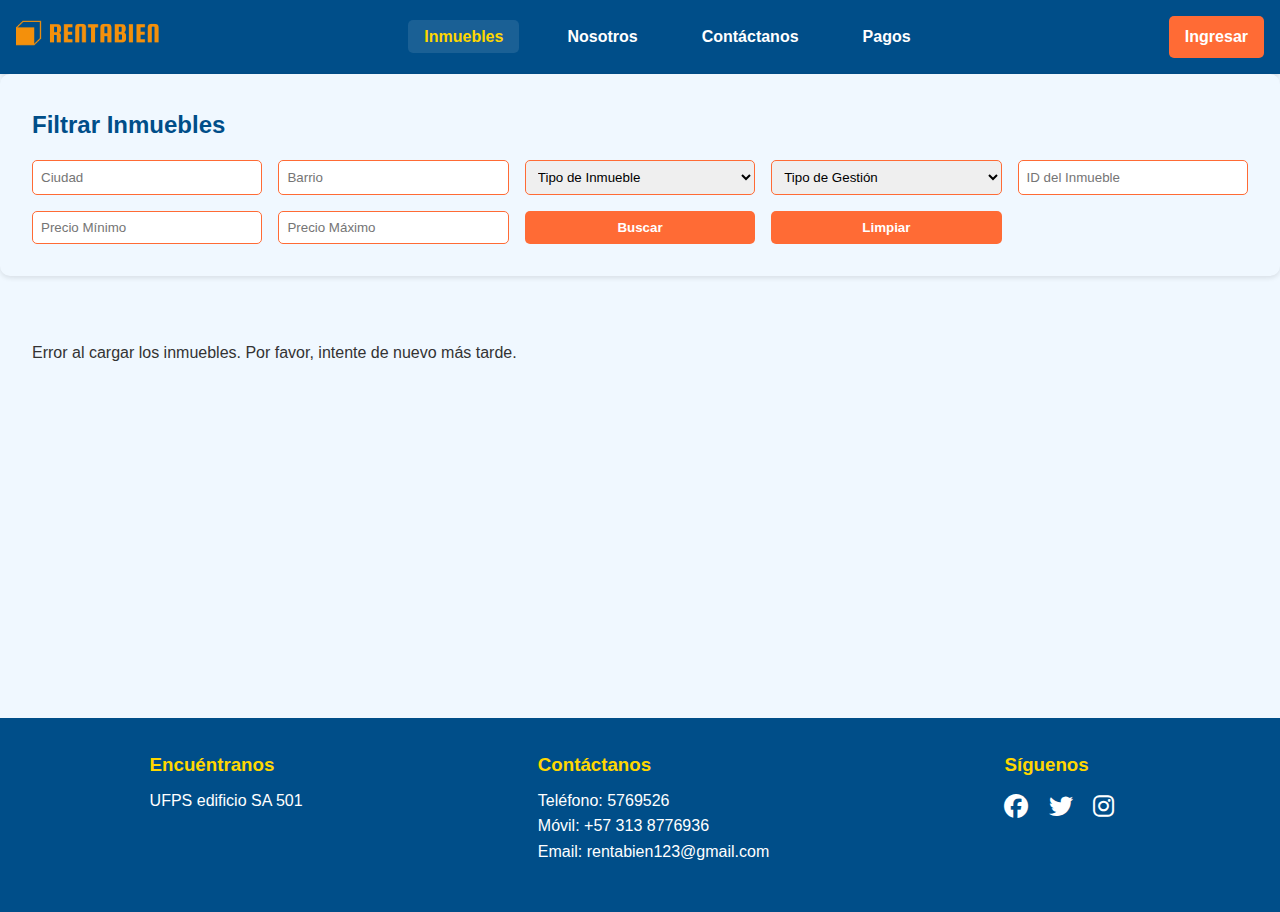
<file: index.html>
<!DOCTYPE html>
<html lang="es">
<head>
    <meta charset="UTF-8">
    <meta name="viewport" content="width=device-width, initial-scale=1.0">
    <title>WebInmobiliaria - Inmuebles</title>
    <link rel="stylesheet" href="css/styles.css">
    <link rel="stylesheet" href="css/inmuebles.css">
    <link rel="stylesheet" href="https://cdnjs.cloudflare.com/ajax/libs/font-awesome/6.4.0/css/all.min.css">
</head>
<body>
    <header class="header">
        <div class="logo">
            <a href="index.html">
                <img src="Fotos/logo.png" alt="Logo WebInmobiliaria">
            </a>
        </div>
        <nav class="main-nav">
            <ul>
                <li><a href="index.html" class="active">Inmuebles</a></li>
                <li><a href="nosotros.html">Nosotros</a></li>
                <li><a href="contactanos.html">Contáctanos</a></li>
                <li><a href="pagos.html">Pagos</a></li>
            </ul>
        </nav>
        <div class="user-area">
            <span id="userInfo" class="hidden">Bienvenido, <span id="userName"></span></span>
            <a href="login.html" id="loginBtn">Ingresar</a>
            <button id="logoutBtn" class="hidden">Cerrar sesión</button>
            <a href="admin.html" id="adminBtn" class="hidden">Admin</a>
        </div>
    </header>

    <main>
        <section class="filter-section">
            <h2>Filtrar Inmuebles</h2>
            <form id="filterForm">
                <input type="text" placeholder="Ciudad" aria-label="Ciudad">
                <input type="text" placeholder="Barrio" aria-label="Barrio">
                <select aria-label="Tipo de Inmueble">
                    <option value="">Tipo de Inmueble</option>
                    <option value="casa">Casa</option>
                    <option value="apartamento">Apartamento</option>
                    <option value="local">Local Comercial</option>
                </select>
                <select aria-label="Tipo de Gestión">
                    <option value="">Tipo de Gestión</option>
                    <option value="venta">Venta</option>
                    <option value="arriendo">Arriendo</option>
                </select>
                <input type="text" placeholder="ID del Inmueble" aria-label="ID del Inmueble">
                <input type="number" placeholder="Precio Mínimo" aria-label="Precio Mínimo">
                <input type="number" placeholder="Precio Máximo" aria-label="Precio Máximo">
                <button type="submit">Buscar</button>
                <button type="reset">Limpiar</button>
            </form>
        </section>

        <section class="property-list" id="propertyList">
            <!-- Las tarjetas de inmuebles se generarán dinámicamente aquí -->
        </section>
    </main>

    <footer class="footer">
        <div class="footer-section">
            <h3>Encuéntranos</h3>
            <p>UFPS edificio SA 501</p>
        </div>
        <div class="footer-section">
            <h3>Contáctanos</h3>
            <p>Teléfono: 5769526</p>
            <p>
                Móvil: 
                <a href="https://wa.me/573138776936" class="whatsapp-link" target="_blank">+57 313 8776936</a>
              </p>
            <p>Email: rentabien123@gmail.com</p>
        </div>
        <div class="footer-section">
            <h3>Síguenos</h3>
            <div class="social-icons">
                <a href="https://www.facebook.com/" aria-label="Facebook"><i class="fab fa-facebook"></i></a>
                <a href="https://x.com/?lang=es" aria-label="Twitter"><i class="fab fa-twitter"></i></a>
                <a href="https://www.Instagram.com/" aria-label="Instagram"><i class="fab fa-instagram"></i></a>
            </div>
        </div>
    </footer>


    <script src="js/script.js"></script>
    <script src="js/inmuebles.js"></script>
</body>
</html>
</file>
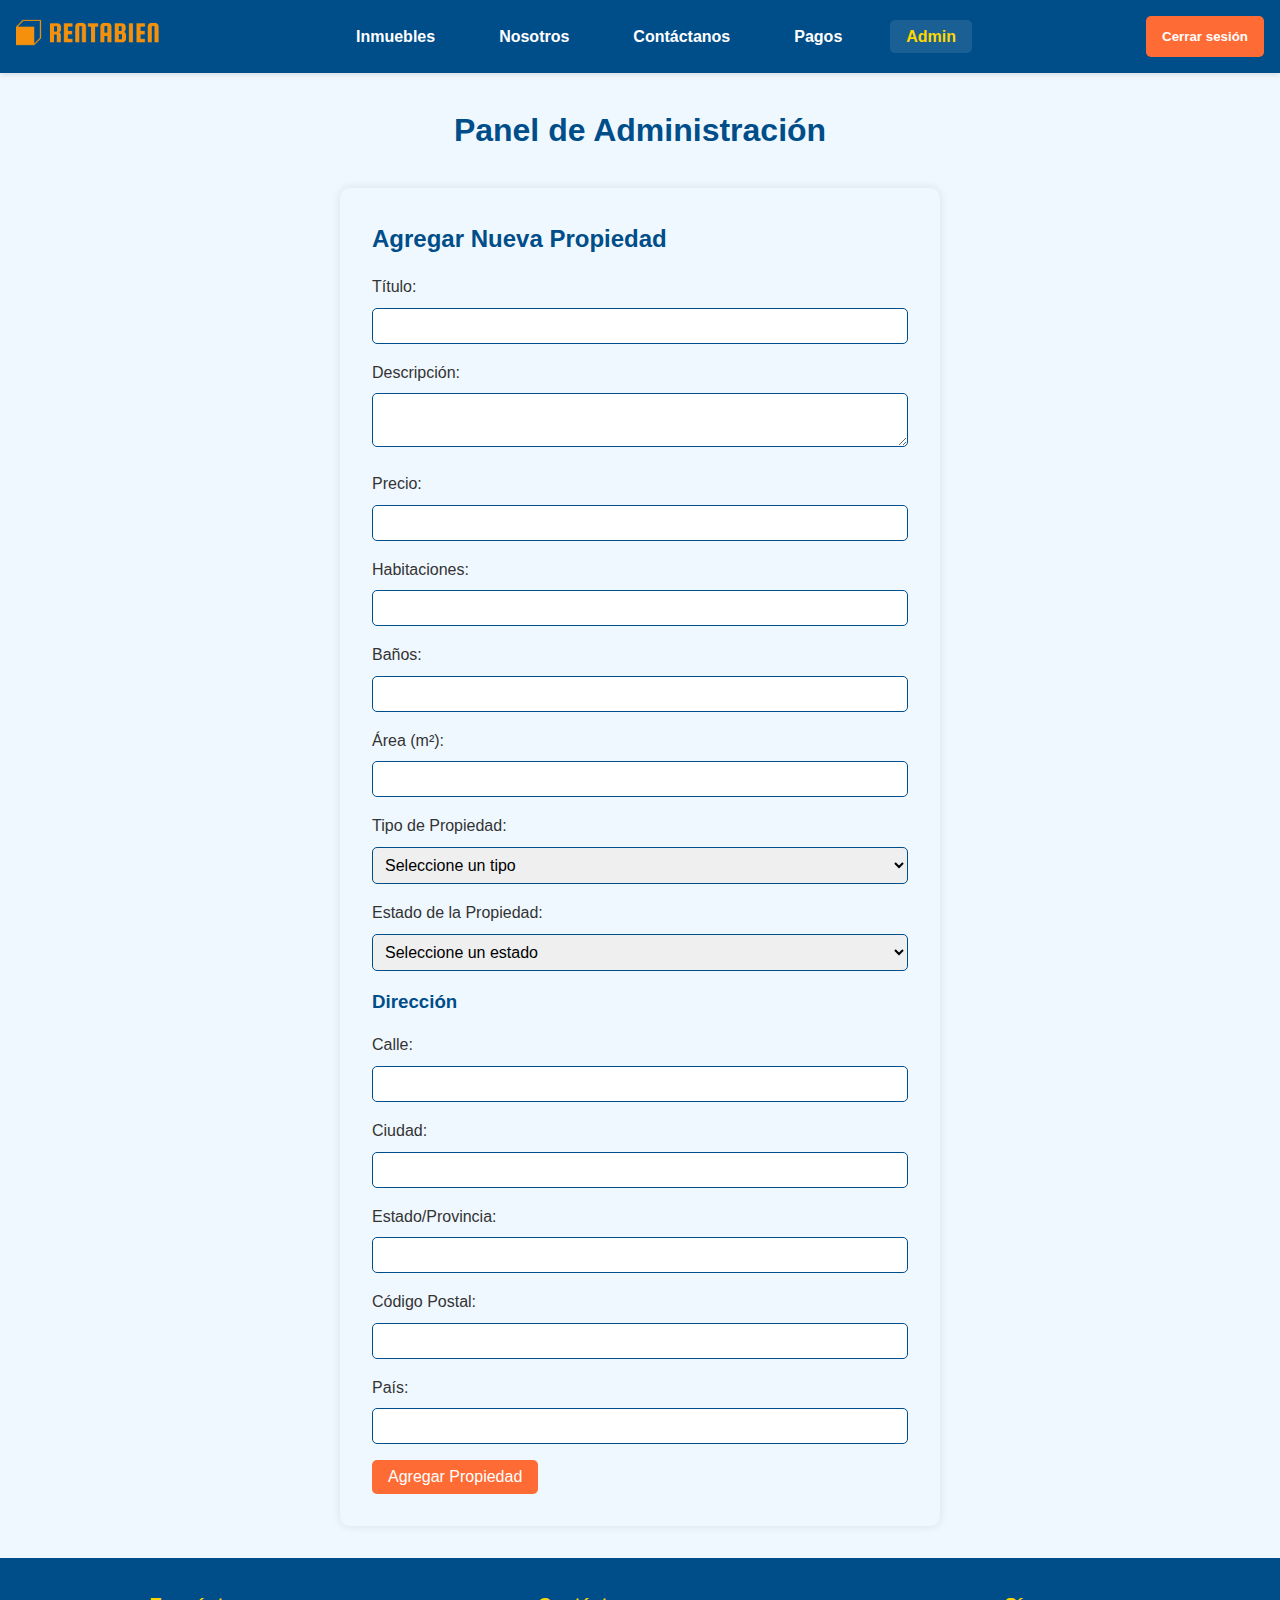
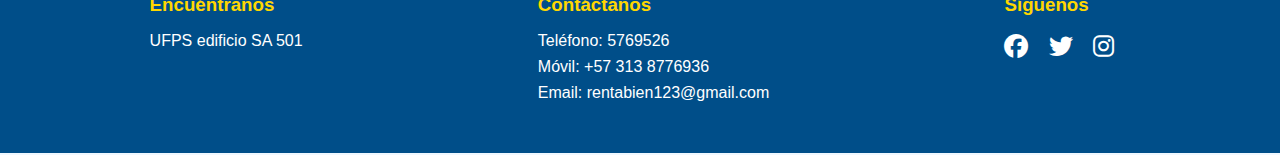
<file: admin.html>
<!DOCTYPE html>
<html lang="es">
<head>
    <meta charset="UTF-8">
    <meta name="viewport" content="width=device-width, initial-scale=1.0">
    <title>Admin - WebInmobiliaria</title>
    <link rel="stylesheet" href="css/styles.css">
    <link rel="stylesheet" href="css/admin.css">
    <link rel="stylesheet" href="https://cdnjs.cloudflare.com/ajax/libs/font-awesome/6.4.0/css/all.min.css">
</head>
<body>
    <header class="header">
        <div class="logo">
            <a href="index.html">
                <img src="Fotos/logo.png" alt="Logo WebInmobiliaria">
            </a>
        </div>
        <nav class="main-nav">
            <ul>
                <li><a href="index.html">Inmuebles</a></li>
                <li><a href="nosotros.html">Nosotros</a></li>
                <li><a href="contactanos.html">Contáctanos</a></li>
                <li><a href="pagos.html">Pagos</a></li>
                <li><a href="admin.html" class="active">Admin</a></li>
            </ul>
        </nav>
        <div class="user-area">
            <span id="userInfo">Bienvenido, <span id="userName"></span></span>
            <button id="logoutBtn">Cerrar sesión</button>
        </div>
    </header>

    <main>
        <h1>Panel de Administración</h1>
        <form id="propertyForm">
            <h2>Agregar Nueva Propiedad</h2>
            
            <label for="title">Título:</label>
            <input type="text" id="title" name="title" required>
            
            <label for="description">Descripción:</label>
            <textarea id="description" name="description" required></textarea>
            
            <label for="price">Precio:</label>
            <input type="number" id="price" name="price" step="0.01" required>
            
            <label for="bedrooms">Habitaciones:</label>
            <input type="number" id="bedrooms" name="bedrooms" required>
            
            <label for="bathrooms">Baños:</label>
            <input type="number" id="bathrooms" name="bathrooms" required>
            
            <label for="area">Área (m²):</label>
            <input type="number" id="area" name="area" step="0.01" required>
            
            <label for="propertyType">Tipo de Propiedad:</label>
            <select id="propertyType" name="propertyType" required>
                <option value="">Seleccione un tipo</option>
                <option value="HOUSE">Casa</option>
                <option value="APARTMENT">Apartamento</option>
                <option value="COMMERCIAL">Comercial</option>
                <option value="LAND">Terreno</option>
            </select>
            
            <label for="propertyEstate">Estado de la Propiedad:</label>
            <select id="propertyEstate" name="propertyEstate" required>
                <option value="">Seleccione un estado</option>
                <option value="AVAILABLE">Disponible</option>
                <option value="UNAVAILABLE">No disponible</option>
                
            </select>
            
            <h3>Dirección</h3>
            <label for="street">Calle:</label>
            <input type="text" id="street" name="street" required>
            
            <label for="city">Ciudad:</label>
            <input type="text" id="city" name="city" required>
            
            <label for="state">Estado/Provincia:</label>
            <input type="text" id="state" name="state" required>
            
            <label for="zipCode">Código Postal:</label>
            <input type="text" id="zipCode" name="zipCode" required>
            
            <label for="country">País:</label>
            <input type="text" id="country" name="country" required>
            
            <button type="submit">Agregar Propiedad</button>
        </form>
    </main>

    <footer class="footer">
        <div class="footer-section">
            <h3>Encuéntranos</h3>
            <p>UFPS edificio SA 501</p>
        </div>
        <div class="footer-section">
            <h3>Contáctanos</h3>
            <p>Teléfono: 5769526</p>
            <p>
                Móvil: 
                <a href="https://wa.me/573138776936" class="whatsapp-link" target="_blank">+57 313 8776936</a>
            </p>
            <p>Email: rentabien123@gmail.com</p>
        </div>
        <div class="footer-section">
            <h3>Síguenos</h3>
            <div class="social-icons">
                <a href="https://www.facebook.com/" aria-label="Facebook"><i class="fab fa-facebook"></i></a>
                <a href="https://x.com/?lang=es" aria-label="Twitter"><i class="fab fa-twitter"></i></a>
                <a href="https://www.Instagram.com/" aria-label="Instagram"><i class="fab fa-instagram"></i></a>
            </div>
        </div>
    </footer>

    <script src="js/script.js"></script>
    <script src="js/admin.js"></script>
</body>
</html>
</file>
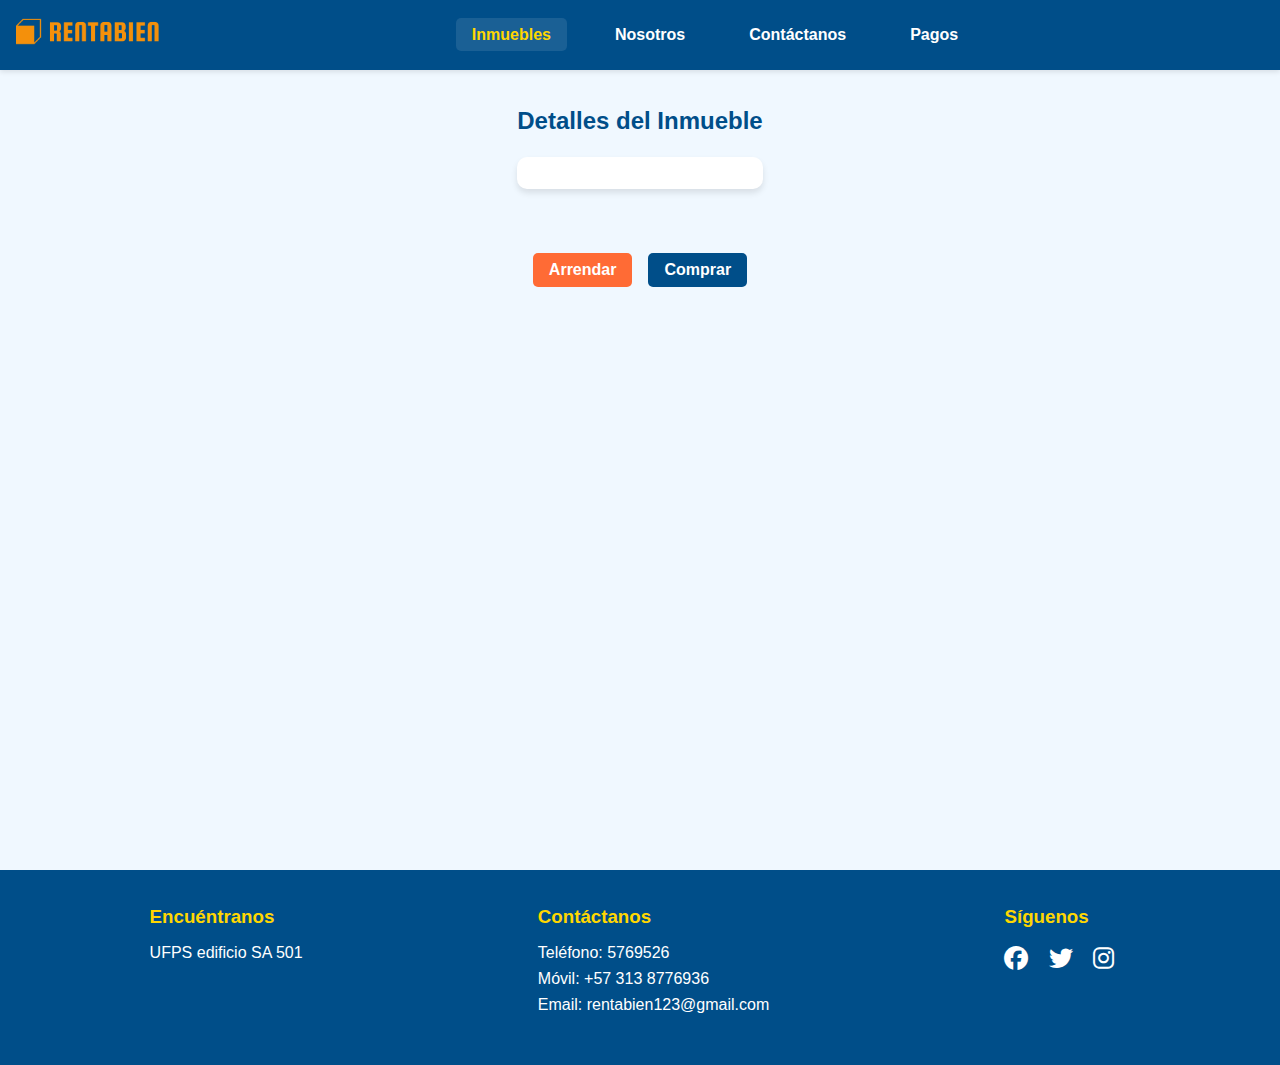
<file: DetallesInmuebles.html>
<!DOCTYPE html>
<html lang="es">
<head>
    <meta charset="UTF-8">
    <meta name="viewport" content="width=device-width, initial-scale=1.0">
    <title>Detalles del Inmueble - WebInmobiliaria</title>
    <link rel="stylesheet" href="css/styles.css">
    <link rel="stylesheet" href="css/inmuebles.css">
    <link rel="stylesheet" href="https://cdnjs.cloudflare.com/ajax/libs/font-awesome/6.4.0/css/all.min.css">
</head>
<body>
    <header class="header">
        <div class="logo">
            <a href="index.html">
                <img src="Fotos/logo.png" alt="Logo WebInmobiliaria">
            </a>
        </div>
        <nav class="main-nav">
            <ul>
                <li><a href="index.html" class="active">Inmuebles</a></li>
                <li><a href="nosotros.html">Nosotros</a></li>
                <li><a href="contactanos.html">Contáctanos</a></li>
                <li><a href="pagos.html">Pagos</a></li>
            </ul>
        </nav>
        <div class="user-area">
            <span id="userInfo" class="hidden">Bienvenido, <span id="userName"></span></span>
 
        </div>
    </header>

    <main class="main-content">
        <section id="detallesInmueble" class="detalles-inmueble">
            <!-- Los detalles del inmueble se cargarán aquí dinámicamente -->
        </section>
        <div class="action-buttons">
            <button id="rentButton" class="action-button rent">Arrendar</button>
            <button id="buyButton" class="action-button buy">Comprar</button>
        </div>
    </main>

    <footer class="footer">
        <div class="footer-section">
            <h3>Encuéntranos</h3>
            <p>UFPS edificio SA 501</p>
        </div>
        <div class="footer-section">
            <h3>Contáctanos</h3>
            <p>Teléfono: 5769526</p>
            <p>
                Móvil: 
                <a href="https://wa.me/573138776936" class="whatsapp-link" target="_blank">+57 313 8776936</a>
              </p>
            <p>Email: rentabien123@gmail.com</p>
        </div>
        <div class="footer-section">
            <h3>Síguenos</h3>
            <div class="social-icons">
                <a href="https://www.facebook.com/" aria-label="Facebook"><i class="fab fa-facebook"></i></a>
                <a href="https://x.com/?lang=es" aria-label="Twitter"><i class="fab fa-twitter"></i></a>
                <a href="https://www.Instagram.com/" aria-label="Instagram"><i class="fab fa-instagram"></i></a>
            </div>
        </div>
    </footer>

    <script src="js/DetallesInmuebles.js"></script>
</body>
</html>
</file>
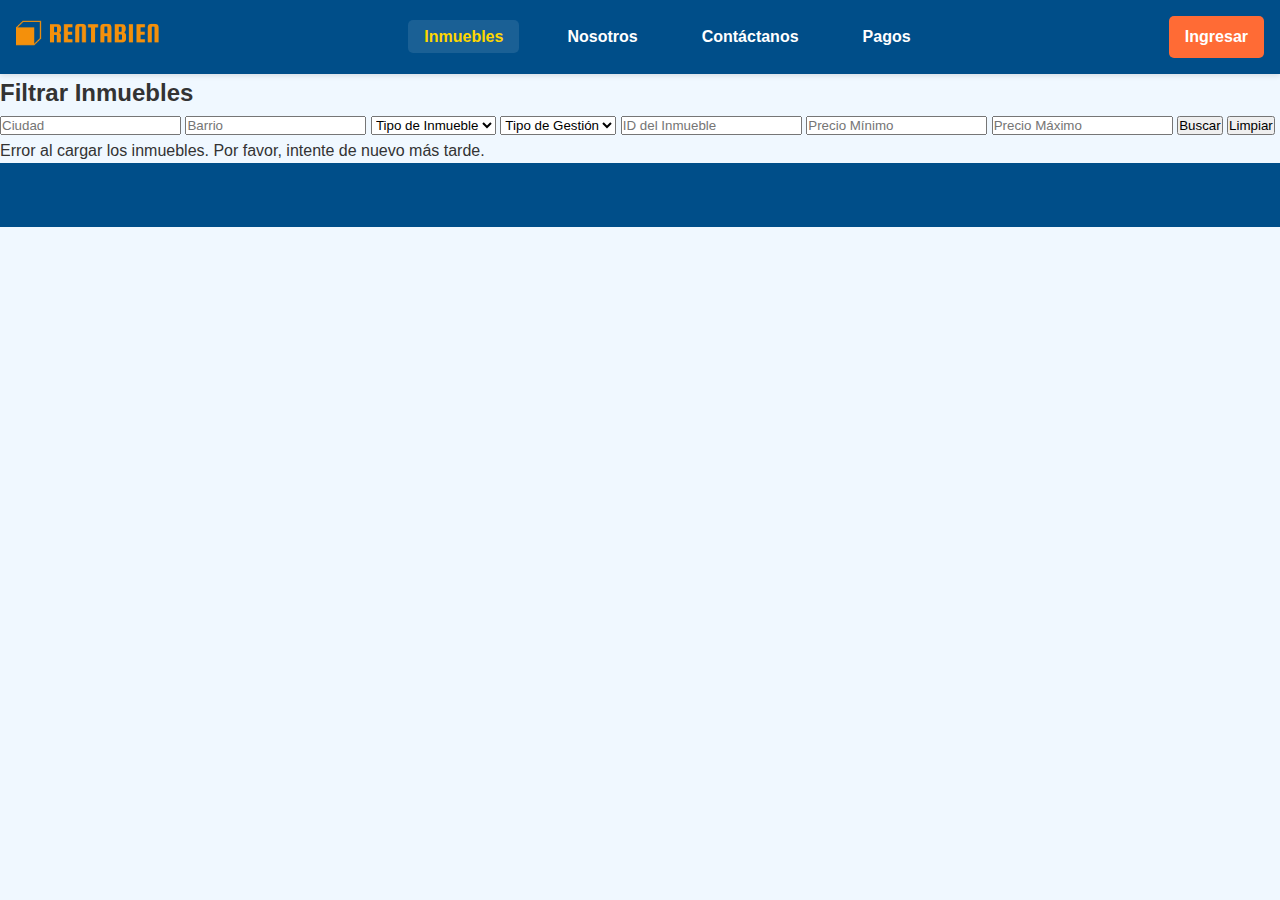
<file: inmuebles.html>
<!DOCTYPE html>
<html lang="es">
  <head>
    <meta charset="UTF-8" />
    <meta name="viewport" content="width=device-width, initial-scale=1.0" />
    <title>Inmuebles - WebInmobiliaria</title>
    <link rel="stylesheet" href="css/styles.css" />
    <link
      rel="stylesheet"
      href="https://cdnjs.cloudflare.com/ajax/libs/font-awesome/6.4.0/css/all.min.css"
    />
  </head>
  <body>
    <header class="header">
      <div class="logo">
        <a href="index.html">
          <img src="Fotos/logo.png" alt="Logo WebInmobiliaria" />
        </a>
      </div>
      <nav class="main-nav">
        <ul>
          <li><a href="index.html" class="active">Inmuebles</a></li>
          <li><a href="nosotros.html">Nosotros</a></li>
          <li><a href="contactanos.html">Contáctanos</a></li>
          <li><a href="pagos.html">Pagos</a></li>
        </ul>
      </nav>
      <div class="user-area">
        <span id="userInfo" class="hidden" aria-live="polite"
          >Bienvenido, <span id="userName"></span
        ></span>
        <a href="login.html" id="loginBtn">Ingresar</a>
        <button id="logoutBtn" class="hidden">Cerrar sesión</button>
        <a href="admin.html" id="adminBtn" >Admin</a>
      </div>
    </header>

    <main>
      <section class="filter-section">
        <h2>Filtrar Inmuebles</h2>
        <form id="filterForm" aria-label="Formulario de filtro de inmuebles">
          <input
            type="text"
            name="ciudad"
            placeholder="Ciudad"
            aria-label="Ciudad"
          />
          <input
            type="text"
            name="barrio"
            placeholder="Barrio"
            aria-label="Barrio"
          />
          <select name="tipoInmueble" aria-label="Tipo de Inmueble">
            <option value="">Tipo de Inmueble</option>
            <option value="casa">Casa</option>
            <option value="apartamento">Apartamento</option>
            <option value="local">Local Comercial</option>
          </select>
          <select name="tipoGestion" aria-label="Tipo de Gestión">
            <option value="">Tipo de Gestión</option>
            <option value="venta">Venta</option>
            <option value="arriendo">Arriendo</option>
          </select>
          <input
            type="text"
            name="idInmueble"
            placeholder="ID del Inmueble"
            aria-label="ID del Inmueble"
          />
          <input
            type="number"
            name="precioMinimo"
            placeholder="Precio Mínimo"
            aria-label="Precio Mínimo"
          />
          <input
            type="number"
            name="precioMaximo"
            placeholder="Precio Máximo"
            aria-label="Precio Máximo"
          />
          <button type="submit">Buscar</button>
          <button type="reset">Limpiar</button>
        </form>
      </section>

      <section class="property-list" aria-live="polite">
        <!-- Aquí se agregarán dinámicamente las tarjetas de los inmuebles -->
      </section>
    </main>

    <footer class="footer">
      <!-- El mismo footer que en index.html -->
    </footer>

    <script src="js/script.js"></script>
    <script src="js/inmuebles.js"></script>
  </body>
</html>
</file>
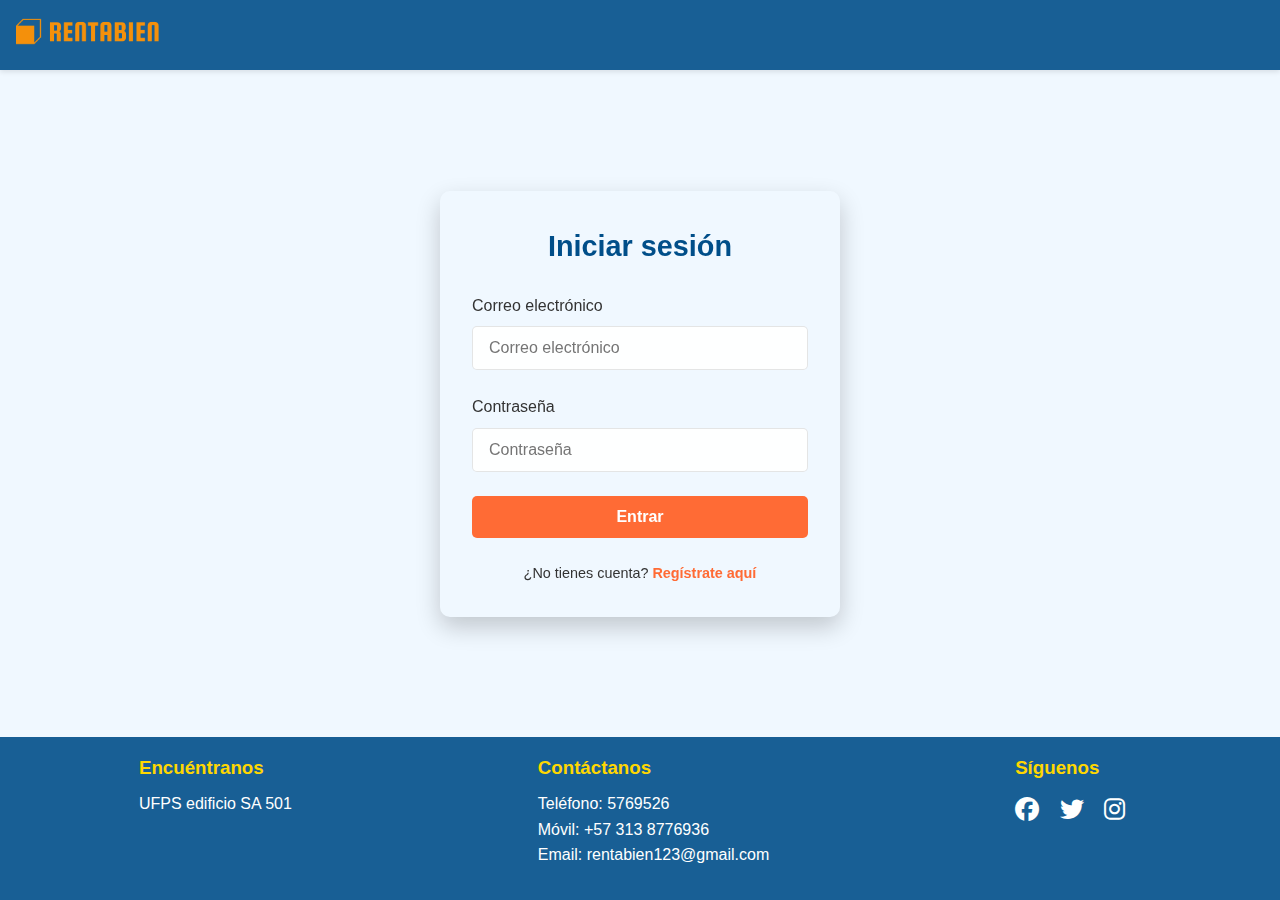
<file: login.html>
<!DOCTYPE html>
<html lang="es">

<head>
    <meta charset="UTF-8">
    <meta name="viewport" content="width=device-width, initial-scale=1.0">
    <title>Iniciar sesión</title>
    <link rel="stylesheet" href="css/styles.css">
    <link rel="stylesheet" href="css/register.css">
    <link rel="stylesheet" href="https://cdnjs.cloudflare.com/ajax/libs/font-awesome/6.4.0/css/all.min.css">
</head>

<body>
    <header class="header">
        <div class="logo">
            <a href="index.html">
                <img src="Fotos/logo.png" alt="Logo WebInmobiliaria">
            </a>
        </div>
    </header>

    <main class="login-container">
        <div class="auth-box">
            <h2>Iniciar sesión</h2>
            <form id="loginForm">
                <div class="input-group">
                    <label for="email">Correo electrónico</label>
                    <input type="email" id="email" name="email" required placeholder="Correo electrónico">
                </div>
                <div class="input-group">
                    <label for="password">Contraseña</label>
                    <input type="password" id="password" name="password" required placeholder="Contraseña">
                </div>
                <button type="submit" id="loginButton">Entrar</button>
                <p id="errorMessage" class="error-message"></p>
            </form>
            <p>¿No tienes cuenta? <a href="signup.html">Regístrate aquí</a></p>
        </div>
    </main>


    <footer class="footer">
        <div class="footer-section">
            <h3>Encuéntranos</h3>
            <p>UFPS edificio SA 501</p>
        </div>
        <div class="footer-section">
            <h3>Contáctanos</h3>
            <p>Teléfono: 5769526</p>
            <p>
                Móvil: 
                <a href="https://wa.me/573138776936" class="whatsapp-link" target="_blank">+57 313 8776936</a>
              </p>
            <p>Email: rentabien123@gmail.com</p>
        </div>
        <div class="footer-section">
            <h3>Síguenos</h3>
            <div class="social-icons">
                <a href="https://www.facebook.com/" aria-label="Facebook"><i class="fab fa-facebook"></i></a>
                <a href="https://x.com/?lang=es" aria-label="Twitter"><i class="fab fa-twitter"></i></a>
                <a href="https://www.Instagram.com/" aria-label="Instagram"><i class="fab fa-instagram"></i></a>
            </div>
        </div>
    </footer>

</body>
<script src="/js/login.js"></script>
</body>

</html>
</file>
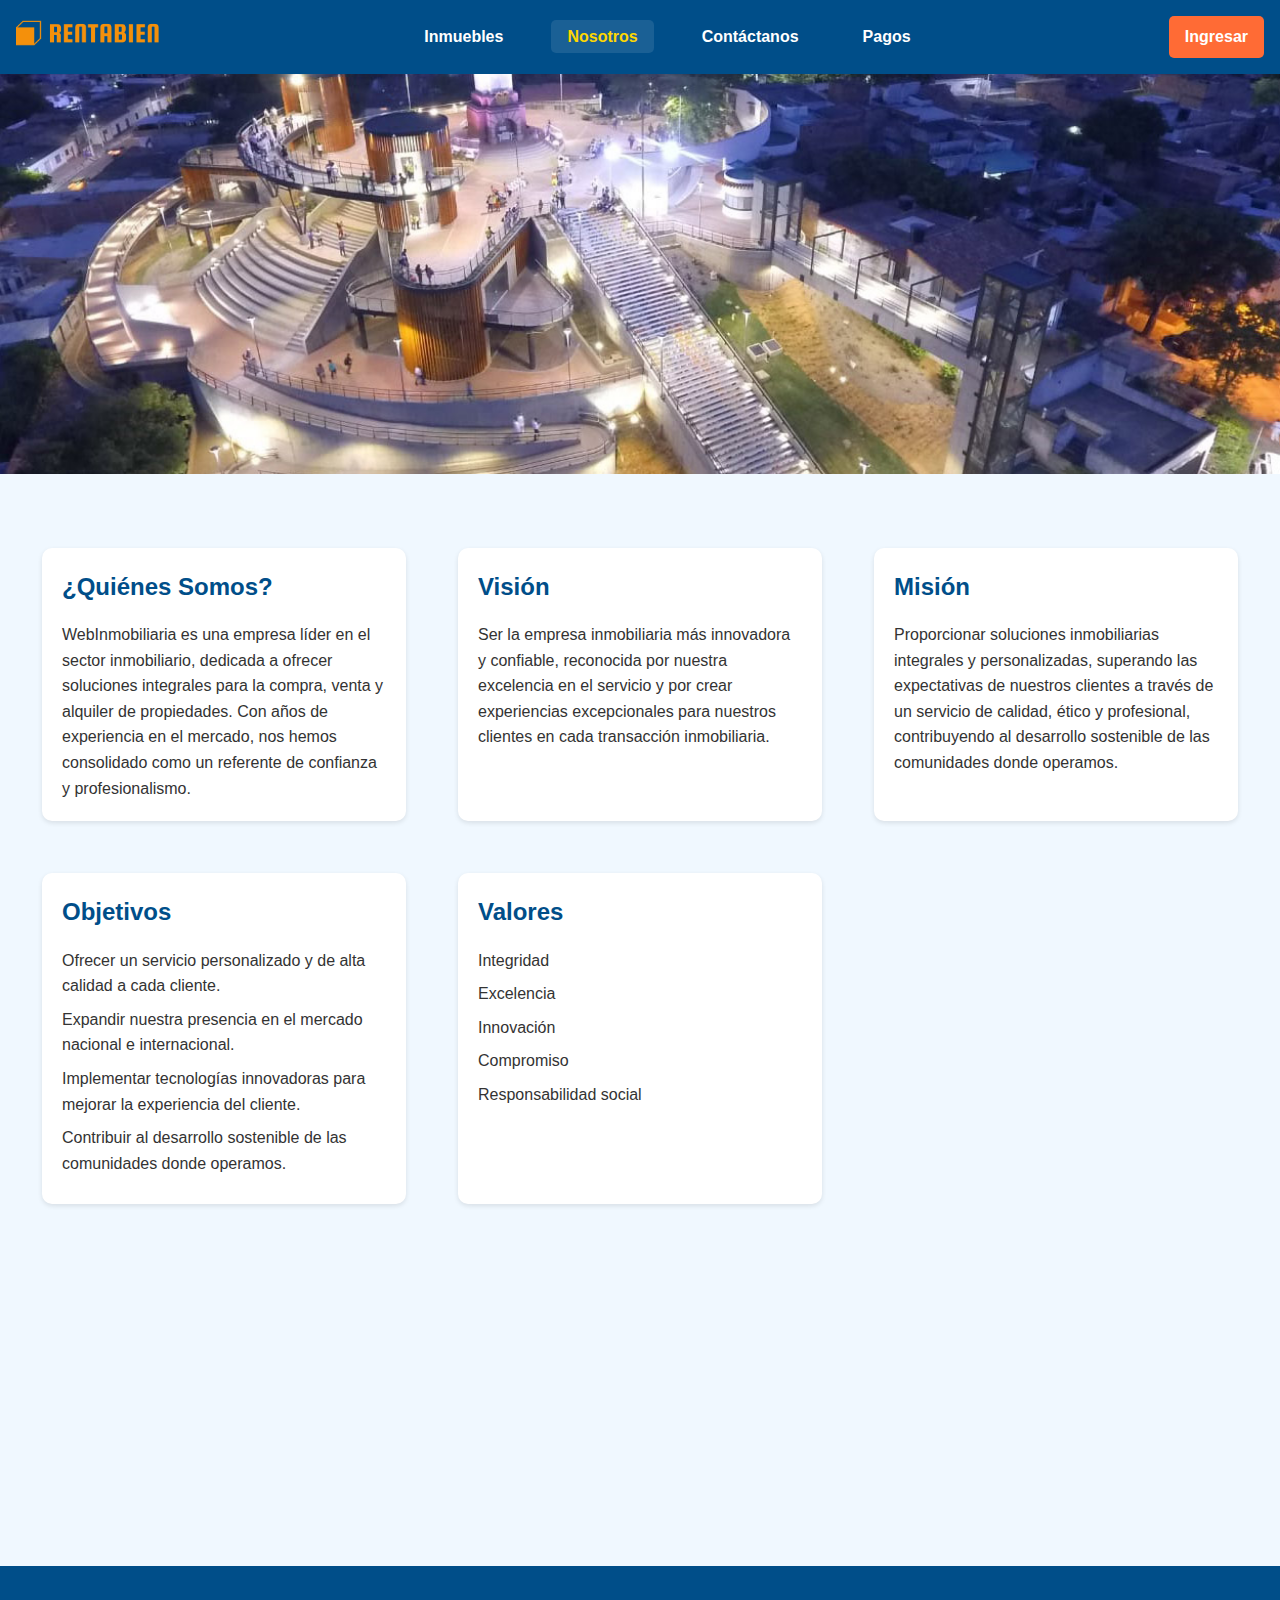
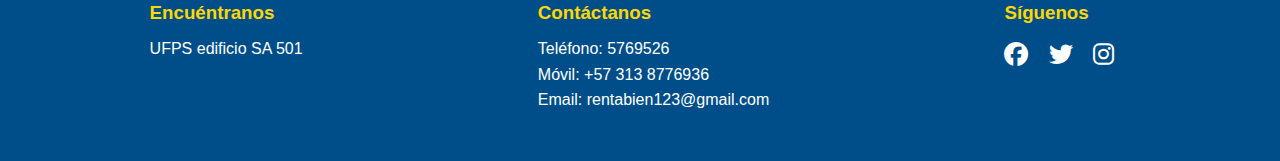
<file: nosotros.html>
<!DOCTYPE html>
<html lang="es">
<head>
    <meta charset="UTF-8">
    <meta name="viewport" content="width=device-width, initial-scale=1.0">
    <title>WebInmobiliaria - Nosotros</title>
    <link rel="stylesheet" href="css/styles.css">
    <link rel="stylesheet" href="css/nosotros.css">
    <link rel="stylesheet" href="https://cdnjs.cloudflare.com/ajax/libs/font-awesome/6.4.0/css/all.min.css">
</head>
<body>
    <header class="header">
        <div class="logo">
            <a href="index.html">
                <img src="Fotos/logo.png" alt="Logo WebInmobiliaria">
            </a>
        </div>
        <nav class="main-nav">
            <ul>
                <li><a href="index.html">Inmuebles</a></li>
                <li><a href="nosotros.html" class="active">Nosotros</a></li>
                <li><a href="contactanos.html">Contáctanos</a></li>
                <li><a href="pagos.html">Pagos</a></li>
            </ul>
        </nav>
        <div class="user-area">
            <span id="userInfo" class="hidden">Bienvenido, <span id="userName"></span></span>
            <a href="login.html" id="loginBtn">Ingresar</a>
            <!-- <button id="logoutBtn" class="hidden">Cerrar sesión</button> -->
        </div>
    </header>

    <main>
        <section class="carousel-section">
            <div class="carousel" id="imageCarousel">
                <img src="Fotos/carrousel1.jpg" alt="Imagen 1" class="active">
                <img src="Fotos/carrousel2.jpg" alt="Imagen 2">
                <img src="Fotos/carrousel3.jpg" alt="Imagen 3">
            </div>
        </section>

        <section class="about-section">
            <div class="about-box">
                <h2>¿Quiénes Somos?</h2>
                <p>WebInmobiliaria es una empresa líder en el sector inmobiliario, dedicada a ofrecer soluciones integrales para la compra, venta y alquiler de propiedades. Con años de experiencia en el mercado, nos hemos consolidado como un referente de confianza y profesionalismo.</p>
            </div>
            <div class="about-box">
                <h2>Visión</h2>
                <p>Ser la empresa inmobiliaria más innovadora y confiable, reconocida por nuestra excelencia en el servicio y por crear experiencias excepcionales para nuestros clientes en cada transacción inmobiliaria.</p>
            </div>
            <div class="about-box">
                <h2>Misión</h2>
                <p>Proporcionar soluciones inmobiliarias integrales y personalizadas, superando las expectativas de nuestros clientes a través de un servicio de calidad, ético y profesional, contribuyendo al desarrollo sostenible de las comunidades donde operamos.</p>
            </div>
            <div class="about-box">
                <h2>Objetivos</h2>
                <ul>
                    <li>Ofrecer un servicio personalizado y de alta calidad a cada cliente.</li>
                    <li>Expandir nuestra presencia en el mercado nacional e internacional.</li>
                    <li>Implementar tecnologías innovadoras para mejorar la experiencia del cliente.</li>
                    <li>Contribuir al desarrollo sostenible de las comunidades donde operamos.</li>
                </ul>
            </div>
            <div class="about-box">
                <h2>Valores</h2>
                <ul>
                    <li>Integridad</li>
                    <li>Excelencia</li>
                    <li>Innovación</li>
                    <li>Compromiso</li>
                    <li>Responsabilidad social</li>
                </ul>
            </div>
        </section>
    </main>

    <footer class="footer">
        <div class="footer-section">
            <h3>Encuéntranos</h3>
            <p>UFPS edificio SA 501</p>
        </div>
        <div class="footer-section">
            <h3>Contáctanos</h3>
            <p>Teléfono: 5769526</p>
            <p>
                Móvil: 
                <a href="https://wa.me/573138776936" class="whatsapp-link" target="_blank">+57 313 8776936</a>
              </p>
            <p>Email: rentabien123@gmail.com</p>
        </div>
        <div class="footer-section">
            <h3>Síguenos</h3>
            <div class="social-icons">
                <a href="https://www.facebook.com/" aria-label="Facebook"><i class="fab fa-facebook"></i></a>
                <a href="https://x.com/?lang=es" aria-label="Twitter"><i class="fab fa-twitter"></i></a>
                <a href="https://www.Instagram.com/" aria-label="Instagram"><i class="fab fa-instagram"></i></a>
            </div>
        </div>
    </footer>

    <div id="loginModal" class="modal">
        <div class="modal-content">
            <span class="close">&times;</span>
            <h2>Iniciar Sesión</h2>
            <form id="loginForm">
                <input type="email" placeholder="Correo electrónico" required aria-label="Correo electrónico">
                <input type="password" placeholder="Contraseña" required aria-label="Contraseña">
                <button type="submit">Entrar</button>
            </form>
        </div>
    </div>

    <script src="js/nosotros.js"></script>
    <script src="js/script.js"></script>
</body>
</html>
</file>
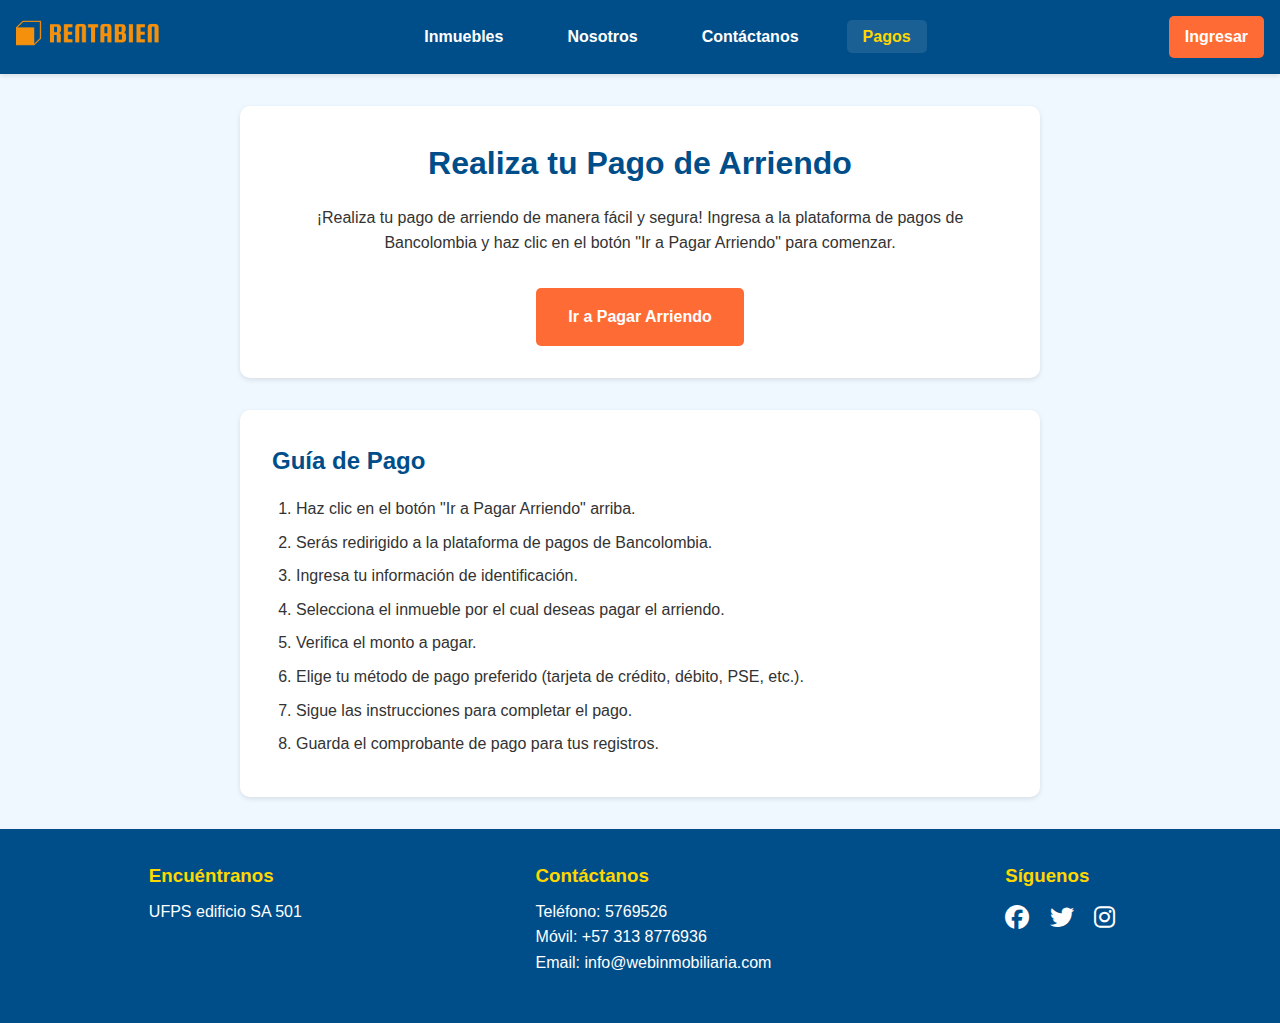
<file: pagos.html>
<!DOCTYPE html>
<html lang="es">
<head>
    <meta charset="UTF-8">
    <meta name="viewport" content="width=device-width, initial-scale=1.0">
    <title>WebInmobiliaria - Pagos</title>
    <link rel="stylesheet" href="css/styles.css">
    <link rel="stylesheet" href="css/pagos.css">
    <link rel="stylesheet" href="https://cdnjs.cloudflare.com/ajax/libs/font-awesome/6.4.0/css/all.min.css">
</head>
<body>
    <header class="header">
        <div class="logo">
            <a href="index.html">
                <img src="Fotos/logo.png" alt="Logo WebInmobiliaria">
            </a>
        </div>
        <nav class="main-nav">
            <ul>
                <li><a href="index.html" >Inmuebles</a></li>
                <li><a href="nosotros.html">Nosotros</a></li>
                <li><a href="contactanos.html">Contáctanos</a></li>
                <li><a href="pagos.html" class="active">Pagos</a></li>
            </ul>
        </nav>
        <div class="user-area">
            <span id="userInfo" class="hidden">Bienvenido, <span id="userName"></span></span>
            <a href="login.html" id="loginBtn">Ingresar</a>
            <!-- <button id="logoutBtn" class="hidden">Cerrar sesión</button> -->
        </div>
    </header>

    <main>
        <section class="payment-section">
            <h1>Realiza tu Pago de Arriendo</h1>
            <p class="payment-message">¡Realiza tu pago de arriendo de manera fácil y segura! Ingresa a la plataforma de pagos de Bancolombia y haz clic en el botón "Ir a Pagar Arriendo" para comenzar.</p>
            <a href="https://tu360.grupobancolombia.com/inmobiliario/pagos-en-linea/pagar-arriendo" class="payment-button" target="_blank" rel="noopener noreferrer">Ir a Pagar Arriendo</a>
        </section>

        <section class="payment-guide">
            <h2>Guía de Pago</h2>
            <ol>
                <li>Haz clic en el botón "Ir a Pagar Arriendo" arriba.</li>
                <li>Serás redirigido a la plataforma de pagos de Bancolombia.</li>
                <li>Ingresa tu información de identificación.</li>
                <li>Selecciona el inmueble por el cual deseas pagar el arriendo.</li>
                <li>Verifica el monto a pagar.</li>
                <li>Elige tu método de pago preferido (tarjeta de crédito, débito, PSE, etc.).</li>
                <li>Sigue las instrucciones para completar el pago.</li>
                <li>Guarda el comprobante de pago para tus registros.</li>
            </ol>
        </section>
    </main>

    <footer class="footer">
        <div class="footer-section">
            <h3>Encuéntranos</h3>
            <p>UFPS edificio SA 501</p>
        </div>
        <div class="footer-section">
            <h3>Contáctanos</h3>
            <p>Teléfono: 5769526</p>
            <p>
                Móvil: 
                <a href="https://wa.me/573138776936" class="whatsapp-link" target="_blank">+57 313 8776936</a>
              </p>
            <p>Email: info@webinmobiliaria.com</p>
        </div>
        <div class="footer-section">
            <h3>Síguenos</h3>
            <div class="social-icons">
                <a href="https://www.facebook.com/" aria-label="Facebook"><i class="fab fa-facebook"></i></a>
                <a href="https://x.com/?lang=es" aria-label="Twitter"><i class="fab fa-twitter"></i></a>
                <a href="https://www.Instagram.com/" aria-label="Instagram"><i class="fab fa-instagram"></i></a>
            </div>
        </div>
    </footer>

    <div id="loginModal" class="modal">
        <div class="modal-content">
            <span class="close">&times;</span>
            <h2>Iniciar Sesión</h2>
            <form id="loginForm">
                <input type="email" placeholder="Correo electrónico" required aria-label="Correo electrónico">
                <input type="password" placeholder="Contraseña" required aria-label="Contraseña">
                <button type="submit"> Entrar </button>
            </form>
        </div>
    </div>

    <script src="js/pagos.js"></script>
    <script src="js/script.js"></script>
</body>
</html>
</file>
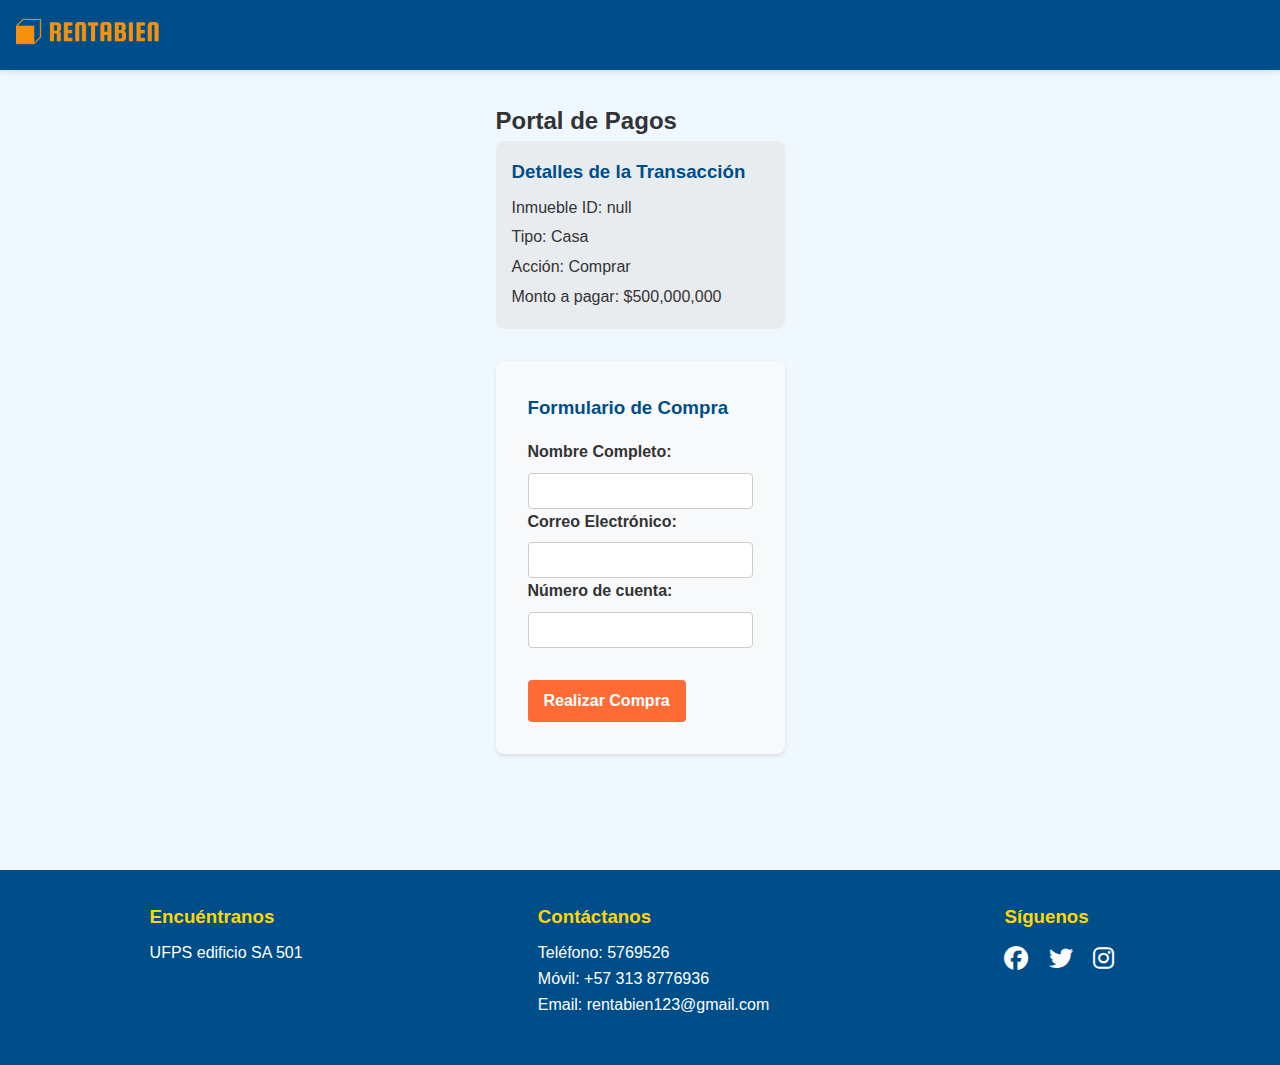
<file: portal-pagos.html>
<!DOCTYPE html>
<html lang="es">
<head>
    <meta charset="UTF-8">
    <meta name="viewport" content="width=device-width, initial-scale=1.0">
    <title>Portal de Pagos - WebInmobiliaria</title>
    <link rel="stylesheet" href="css/styles.css">
    <link rel="stylesheet" href="css/inmuebles.css">
    <link rel="stylesheet" href="https://cdnjs.cloudflare.com/ajax/libs/font-awesome/6.4.0/css/all.min.css">
</head>
<body>
    <header class="header">
        <div class="logo">
            <a href="index.html">
                <img src="Fotos/logo.png" alt="Logo WebInmobiliaria">
            </a>
        </div>
        <nav class="main-nav">
            <ul>
                
            </ul>
        </nav>
        <div class="user-area">
            <span id="userInfo" class="hidden">Bienvenido, <span id="userName"></span></span>
            
        </div>
    </header>

    <main class="main-content">
        <section id="portalPagos" class="portal-pagos">
            <h2>Portal de Pagos</h2>
            <div id="detallesTransaccion"></div>
            
            <form id="compraForm" class="pago-form compra-form">
                <h3>Formulario de Compra</h3>
                <div class="form-group">
                    <label for="nombreCompletoCompra">Nombre Completo:</label>
                    <input type="text" id="nombreCompletoCompra" name="nombreCompleto" required>
                </div>
                <div class="form-group">
                    <label for="emailCompra">Correo Electrónico:</label>
                    <input type="email" id="emailCompra" name="email" required>
                </div>
                <div class="form-group">
                    <label for="numeroDecuenta">Número de cuenta:</label>
                    <input type="text" id="numeroDecuenta" name="cuenta" required>
                </div>
                
                <button type="submit" class="submit-button">Realizar Compra</button>
            </form>

            <form id="arriendoForm" class="pago-form arriendo-form">
                <h3>Formulario de Arriendo</h3>
                <div class="form-group">
                    <label for="nombreCompletoArriendo">Nombre Completo:</label>
                    <input type="text" id="nombreCompletoArriendo" name="nombreCompleto" required>
                </div>
                <div class="form-group">
                    <label for="emailArriendo">Correo Electrónico:</label>
                    <input type="email" id="emailArriendo" name="email" required>
                </div>
                <div class="form-group">
                    <label for="telefonoArriendo">Teléfono:</label>
                    <input type="tel" id="telefonoArriendo" name="telefono" required>
                </div>
                <div class="form-group">
                    <label for="fechaInicioArriendo">Fecha de Inicio de Arriendo:</label>
                    <input type="date" id="fechaInicioArriendo" name="fechaInicio" required>
                </div>
                <div class="form-group">
                    <label for="duracionArriendo">Duración del Arriendo (meses):</label>
                    <input type="number" id="duracionArriendo" name="duracion" min="1" required>
                </div>
                <button type="submit" class="submit-button">Solicitar Arriendo</button>
            </form>
        </section>
    </main>

    <footer class="footer">
        <div class="footer-section">
            <h3>Encuéntranos</h3>
            <p>UFPS edificio SA 501</p>
        </div>
        <div class="footer-section">
            <h3>Contáctanos</h3>
            <p>Teléfono: 5769526</p>
            <p>
                Móvil: 
                <a href="https://wa.me/573138776936" class="whatsapp-link" target="_blank">+57 313 8776936</a>
              </p>
            <p>Email: rentabien123@gmail.com</p>
        </div>
        <div class="footer-section">
            <h3>Síguenos</h3>
            <div class="social-icons">
                <a href="https://www.facebook.com/" aria-label="Facebook"><i class="fab fa-facebook"></i></a>
                <a href="https://x.com/?lang=es" aria-label="Twitter"><i class="fab fa-twitter"></i></a>
                <a href="https://www.Instagram.com/" aria-label="Instagram"><i class="fab fa-instagram"></i></a>
            </div>
        </div>
    </footer>


    <script src="js/portal-pagos.js"></script>
</body>
</html>
</file>
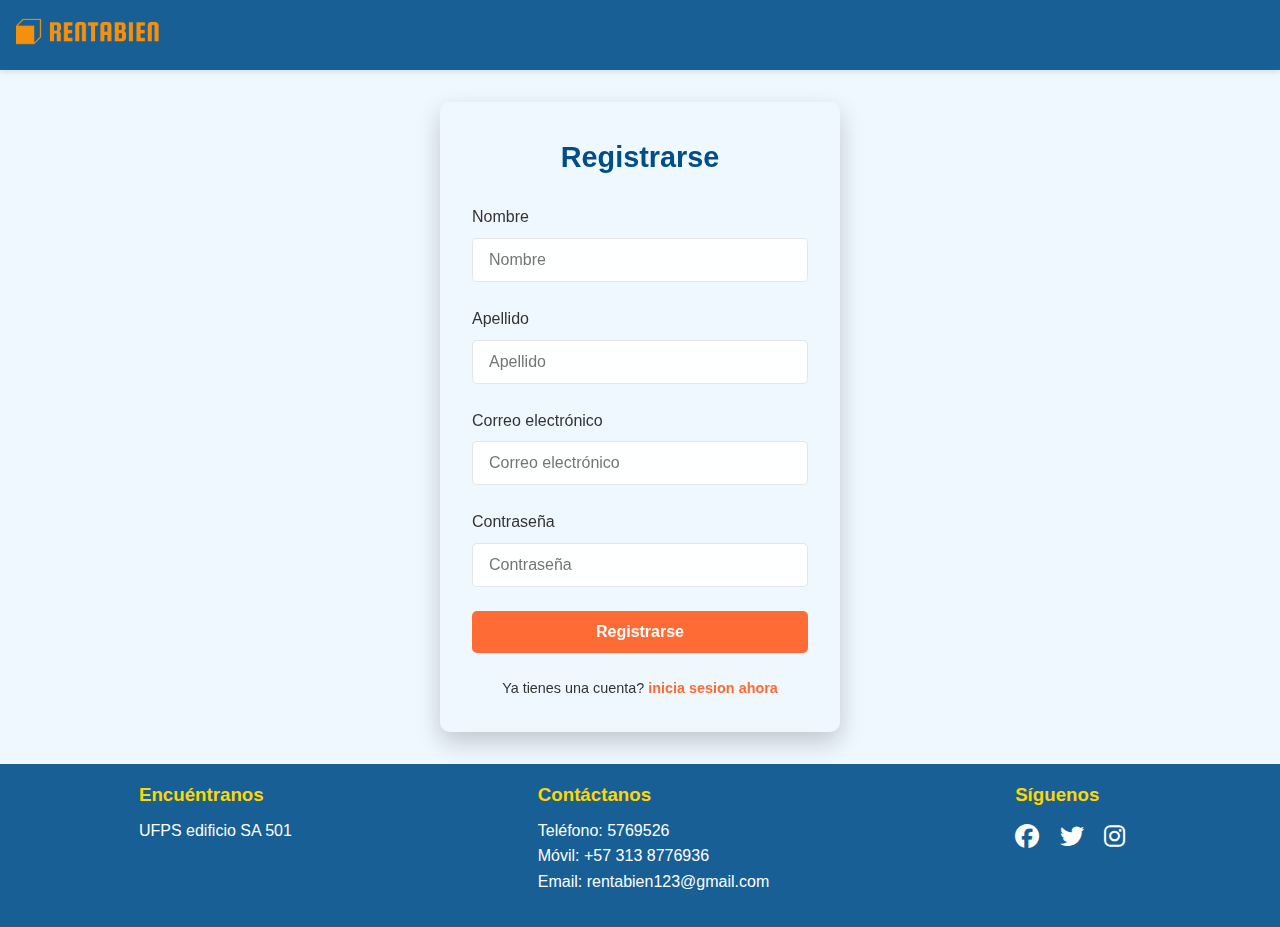
<file: signup.html>
<!DOCTYPE html>
<html lang="es">
<head>
    <meta charset="UTF-8">
    <meta name="viewport" content="width=device-width, initial-scale=1.0">
    <title>Registrarse</title>
    <link rel="stylesheet" href="css/styles.css">
    <link rel="stylesheet" href="css/register.css">
    <link rel="stylesheet" href="https://cdnjs.cloudflare.com/ajax/libs/font-awesome/6.4.0/css/all.min.css">
</head>
<body>
    <header class="header">
        <div class="logo">
            <a href="index.html">
                <img src="Fotos/logo.png" alt="Logo WebInmobiliaria">
            </a>
        </div>
    </header>
    
    <main class="signup-container">
        <div class="auth-box">
        <h2>Registrarse</h2>
        <form id="signupForm">
            <div class="input-group">
                <label for="name">Nombre</label>
                <input type="text" id="name" name="name" required placeholder="Nombre">
            </div>
            <div class="input-group">
                <label for="lastName">Apellido</label>
                <input type="text" id="lastName" name="lastName" required placeholder="Apellido">
            </div>
            <div class="input-group">
                <label for="email">Correo electrónico</label>
                <input type="email" id="email" name="email" required placeholder="Correo electrónico">
            </div>
            <div class="input-group">
                <label for="password">Contraseña</label>
                <input type="password" id="password" name="password" required placeholder="Contraseña">
            </div>
            <button type="submit" id="signupButton">Registrarse</button>
            <p id="errorMessage" class="error-message"></p>
        </form>
        <p>Ya tienes una cuenta? <a href="/login.html" class="link-primary">inicia sesion ahora</a></p>
        
    </div>
    </main>

    <footer class="footer">
        <div class="footer-section">
            <h3>Encuéntranos</h3>
            <p>UFPS edificio SA 501</p>
        </div>
        <div class="footer-section">
            <h3>Contáctanos</h3>
            <p>Teléfono: 5769526</p>
            <p>
                Móvil: 
                <a href="https://wa.me/573138776936" class="whatsapp-link" target="_blank">+57 313 8776936</a>
              </p>
            <p>Email: rentabien123@gmail.com</p>
        </div>
        <div class="footer-section">
            <h3>Síguenos</h3>
            <div class="social-icons">
                <a href="https://www.facebook.com/" aria-label="Facebook"><i class="fab fa-facebook"></i></a>
                <a href="https://x.com/?lang=es" aria-label="Twitter"><i class="fab fa-twitter"></i></a>
                <a href="https://www.Instagram.com/" aria-label="Instagram"><i class="fab fa-instagram"></i></a>
            </div>
        </div>
    </footer>

    <script src="/js/signup.js"></script>
</body>
</html>
</file>
<file: css/styles.css>
:root {
    --primary-color: #FF6B35; /* Naranja más vibrante */
    --secondary-color: #004E89; /* Azul más vibrante */
    --accent-color: #FFD700; /* Dorado para acentos */
    --text-color: #FFFFFF;
    --background-color: #F0F8FF;
    --text-dark: #333333;
}

* {
    margin: 0;
    padding: 0;
    box-sizing: border-box;
}

body {
    font-family: 'Roboto', Arial, sans-serif;
    line-height: 1.6;
    background-color: var(--background-color);
    color: var(--text-dark);
}

.header {
    display: flex;
    justify-content: space-between;
    align-items: center;
    padding: 1rem;
    background-color: var(--secondary-color);
    color: var(--text-color);
    box-shadow: 0 2px 5px rgba(0,0,0,0.1);
}

.logo img {
    max-width: 150px;
    height: auto;
}

.main-nav ul {
    list-style-type: none;
    display: flex;
}

.main-nav ul li {
    margin: 0 1rem;
}

.main-nav ul li a {
    color: var(--text-color);
    text-decoration: none;
    font-weight: bold;
    transition: color 0.3s ease;
    padding: 0.5rem 1rem;
    border-radius: 5px;
}

.main-nav ul li a:hover,
.main-nav ul li a.active {
    color: var(--accent-color);
    background-color: rgba(255,255,255,0.1);
}

.user-area {
    display: flex;
    align-items: center;
    gap : 1rem;
}

#userInfo {
    margin-right: 1rem;
}

#loginBtn {
    display: inline-block;
    text-decoration: none;
    padding: 0.5rem 1rem;
    background-color: var(--primary-color);
    color: var(--text-color);
    border: none;
    cursor: pointer;
    font-weight: bold;
    transition: background-color 0.3s ease;
    border-radius: 5px;
}

#loginBtn:hover {
    background-color: var(--accent-color);
    color: var(--secondary-color);
}

#logoutBtn {
    display: inline-block;
    text-decoration: none;
    padding: 0.8rem 1rem;
    background-color: var(--primary-color);
    color: var(--text-color);
    border: none;
    cursor: pointer;
    font-weight: bold;
    transition: background-color 0.3s ease;
    border-radius: 5px;
}

#buttoncard {
    background-color: var(--accent-color);
    color: var(--secondary-color);
}

#buttoncard{
    display: flex;
    justify-content: center;
    align-items: center;
    margin: 10px auto;
    text-decoration: none;
    padding: 0.5rem 6rem;
    background-color: var(--primary-color);
    color: var(--text-color);
    border: none;
    cursor: pointer;
    font-weight: bold;
    transition: background-color 0.3s ease;
    border-radius: 5px;
}

#logoutBtn:hover {
    background-color: var(--accent-color);
    color: var(--secondary-color);
}

#adminBtn {
    display: inline-block;
    text-decoration: none;
    padding: 0.5rem 1rem;
    background-color: var(--primary-color);
    color: var(--text-color);
    border: none;
    cursor: pointer;
    font-weight: bold;
    transition: background-color 0.3s ease;
    border-radius: 5px;
}

#adminBtn:hover {
    background-color: var(--accent-color);
    color: var(--secondary-color);
}

.footer {
    background-color: var(--secondary-color);
    color: var(--text-color);
    padding: 2rem;
    display: flex;
    justify-content: space-around;
    flex-wrap: wrap;
    
}

.footer-section {
    margin-bottom: 1rem;
}

.footer-section h3 {
    margin-bottom: 0.5rem;
    color: var(--accent-color);
}

.social-icons a {
    color: var(--text-color);
    font-size: 1.5rem;
    margin-right: 1rem;
    transition: color 0.3s ease;
}

.social-icons a:hover {
    color: var(--accent-color);
}
.whatsapp-link {
    color: inherit; 
    text-decoration: none; 
  }
.modal {
    display: none;
    position: fixed;
    z-index: 1;
    left: 0;
    top: 0;
    width: 100%;
    height: 100%;
    background-color: rgba(0,0,0,0.4);
}

.modal-content {
    background-color: var(--background-color);
    margin: 15% auto;
    padding: 20px;
    border: 1px solid var(--primary-color);
    width: 80%;
    max-width: 400px;
    border-radius: 10px;
    box-shadow: 0 4px 6px rgba(0,0,0,0.1);
}

.close {
    color: var(--primary-color);
    float: right;
    font-size: 28px;
    font-weight: bold;
    cursor: pointer;
}

.close:hover,
.close:focus {
    color: var(--secondary-color);
    text-decoration: none;
    cursor: pointer;
}

.hidden  {
    display: none !important;
}

.featured-properties {
    padding: 2rem;
}

.featured-properties h2 {
    text-align: center;
    color: var(--secondary-color);
    margin-bottom: 1rem;
}

.property-grid {
    display: grid;
    grid-template-columns: repeat(auto-fit, minmax(250px, 1fr));
    gap: 1rem;
}

@media (max-width: 768px) {
    .header {
        flex-direction: column;
    }

    .main-nav ul {
        flex-direction: column;
        align-items: center;
    }

    .main-nav ul li {
        margin: 0.5rem 0;
    }

    .user-area {
        margin-top: 1rem;
    
    }

    .footer {
        flex-direction: column;
        align-items: center;
        text-align: center;
    }
    .main-nav ul li a.active {
        color: var(--accent-color);
        background-color: rgba(255,255,255,0.1);
        border-bottom: 2px solid var(--accent-color);
    }

    button {
        padding: 0.5rem 1rem;
        background-color: var(--primary-color);
        color: var(--text-color);
        border: none;
        cursor: pointer;
        font-weight: bold;
        transition: background-color 0.3s ease;
        border-radius: 5px;
    }
    
    button:hover {
        background-color: var(--accent-color);
        color: var(--secondary-color);
    }
    
    #filterForm button {
        margin: 0.5rem;
        min-width: 100px;
    }
    
    #filterForm button[type="reset"] {
        background-color: var(--secondary-color);
    }
    
    #filterForm button[type="reset"]:hover {
        background-color: var(--accent-color);
}}
</file>
<file: css/inmuebles.css>
.filter-section {
    background-color: var(--background-color);
    padding: 2rem;
    margin-bottom: 2rem;
    border-radius: 10px;
    box-shadow: 0 2px 5px rgba(0,0,0,0.1);
}

.filter-section h2 {
    color: var(--secondary-color);
    margin-bottom: 1rem;
}

#filterForm {
    display: grid;
    grid-template-columns: repeat(auto-fit, minmax(200px, 1fr));
    gap: 1rem;
}

#filterForm input,
#filterForm select {
    padding: 0.5rem;
    border: 1px solid var(--primary-color);
    border-radius: 5px;
}

#filterForm button {
    padding: 0.5rem 1rem;
    background-color: var(--primary-color);
    color: var(--text-color);
    border: none;
    cursor: pointer;
    font-weight: bold;
    transition: background-color 0.3s ease;
    border-radius: 5px;
}

#filterForm button:hover {
    background-color: var(--accent-color);
    color: var(--secondary-color);
}

.property-list {
    display: grid;
    grid-template-columns: repeat(auto-fit, minmax(300px, 1fr));
    gap: 2rem;
    padding: 2rem;
    margin-bottom: 20rem;

}

.property-card {
    background-color: white;
    padding: 20px;
    margin: 10px;
    border-radius: 10px;
    overflow: hidden;
    box-shadow: 0 2px 5px rgba(0,0,0,0.1);
    transition: transform 0.3s ease;
}

.property-card:hover {
    transform: translateY(-5px);
}

.property-card img {
    width: 100%;
    height: 200px;
    object-fit: cover;
}

.property-info {
    padding: 1rem;
}

.property-info h3 {
    color: var(--secondary-color);
    margin-bottom: 0.5rem;
}

.property-info p {
    margin-bottom: 0.5rem;
}

.property-info button {
    display: block;
    width: 100%;
    padding: 0.5rem;
    background-color: var(--primary-color);
    color: var(--text-color);
    border: none;
    cursor: pointer;
    font-weight: bold;
    transition: background-color 0.3s ease;
    border-radius: 5px;
    margin-top: 1rem;
}

.property-info button:hover {
    background-color: var(--accent-color);
    color: var(--secondary-color);
}

.detalles-inmueble {
    padding: 2rem;
    max-width: 800px;
    margin: 0 auto;
}
.whatsapp-link {
    color: inherit; 
    text-decoration: none; 
  }
.detalles-inmueble h2 {
    color: var(--secondary-color);
    margin-bottom: 1rem;
}

.detalles-inmueble .inmueble-card {
    background-color: #fff;
    border-radius: 10px;
    box-shadow: 0 4px 6px rgba(0,0,0,0.1);
    overflow: hidden;
}

.detalles-inmueble .inmueble-card img {
    width: 100%;
    height: auto;
}

.detalles-inmueble .inmueble-info {
    padding: 1rem;
}

.detalles-inmueble .inmueble-info h3 {
    color: var(--primary-color);
    margin-bottom: 0.5rem;
}

.detalles-inmueble .inmueble-info p {
    margin-bottom: 0.5rem;
}


.main-content {
    min-height: calc(100vh - 100px); 
    display: flex;
    flex-direction: column;
}

.action-buttons {
    display: flex;
    justify-content: center;
    gap: 1rem;
    margin-top: 2rem;
}

.action-button {
    padding: 0.5rem 1rem;
    font-size: 1rem;
    font-weight: bold;
    border: none;
    border-radius: 5px;
    cursor: pointer;
    transition: background-color 0.3s ease;
}

.action-button.rent {
    background-color: var(--primary-color);
    color: white;
}

.action-button.buy {
    background-color: var(--secondary-color);
    color: white;
}

.action-button:hover {
    opacity: 0.9;
}

.portal-pagos {
    max-width: 600px;
    margin: 0 auto;
    padding: 2rem;
}

.pago-form {
    display: flex;
    flex-direction: column;
    gap: 1rem;
    background-color: #f8f9fa;
    padding: 2rem;
    border-radius: 8px;
    box-shadow: 0 2px 4px rgba(0, 0, 0, 0.1);
}

.pago-form h3 {
    color: var(--secondary-color);
    margin-bottom: 1rem;
}

.form-group {
    display: flex;
    flex-direction: column;
}

.form-group label {
    margin-bottom: 0.5rem;
    font-weight: bold;
}

.form-group input {
    padding: 0.5rem;
    border: 1px solid #ccc;
    border-radius: 4px;
    font-size: 1rem;
}

.submit-button {
    padding: 0.75rem 1rem;
    background-color: var(--primary-color);
    color: white;
    border: none;
    border-radius: 4px;
    cursor: pointer;
    transition: background-color 0.3s ease;
    font-size: 1rem;
    font-weight: bold;
}

.submit-button:hover {
    background-color: var(--secondary-color);
}

.compra-form, .arriendo-form {
    display: none;
}

#detallesTransaccion {
    background-color: #e9ecef;
    padding: 1rem;
    border-radius: 8px;
    margin-bottom: 2rem;
}

#detallesTransaccion h3 {
    color: var(--secondary-color);
    margin-bottom: 0.5rem;
}

#detallesTransaccion p {
    margin: 0.25rem 0;
}

@media (max-width: 768px) {
    .portal-pagos {
        padding: 1rem;
    }

    .pago-form {
        padding: 1rem;
    }
}
.footer {
    margin-top: auto;
}
.main-content {
    min-height: calc(100vh - 100px); 
    display: flex;
    flex-direction: column;
}

.action-buttons {
    display: flex;
    justify-content: center;
    gap: 1rem;
    margin-top: 2rem;
}

.action-button {
    padding: 0.5rem 1rem;
    font-size: 1rem;
    font-weight: bold;
    border: none;
    border-radius: 5px;
    cursor: pointer;
    transition: background-color 0.3s ease;
}

.action-button.rent {
    background-color: var(--primary-color);
    color: white;
}

.action-button.buy {
    background-color: var(--secondary-color);
    color: white;
}

.action-button:hover {
    opacity: 0.9;
}

.portal-pagos {
    max-width: 600px;
    margin: 0 auto;
    padding: 2rem;
}

.pago-form {
    display: flex;
    flex-direction: column;
    gap: 1rem;
    background-color: #f8f9fa;
    padding: 2rem;
    border-radius: 8px;
    box-shadow: 0 2px 4px rgba(0, 0, 0, 0.1);
}

.pago-form h3 {
    color: var(--secondary-color);
    margin-bottom: 1rem;
}

.form-group {
    display: flex;
    flex-direction: column;
}

.form-group label {
    margin-bottom: 0.5rem;
    font-weight: bold;
}

.form-group input {
    padding: 0.5rem;
    border: 1px solid #ccc;
    border-radius: 4px;
    font-size: 1rem;
}

.submit-button {
    padding: 0.75rem 1rem;
    background-color: var(--primary-color);
    color: white;
    border: none;
    border-radius: 4px;
    cursor: pointer;
    transition: background-color 0.3s ease;
    font-size: 1rem;
    font-weight: bold;
    margin-top: 2rem; 
}

.submit-button:hover {
    background-color: var(--secondary-color);
}

.compra-form, .arriendo-form {
    display: none;
}

#detallesTransaccion {
    background-color: #e9ecef;
    padding: 1rem;
    border-radius: 8px;
    margin-bottom: 2rem;
}

#detallesTransaccion h3 {
    color: var(--secondary-color);
    margin-bottom: 0.5rem;
}

#detallesTransaccion p {
    margin: 0.25rem 0;
}

.footer {
    margin-top: auto;
}

@media (max-width: 768px) {
    .portal-pagos {
        padding: 1rem;
    }

    .pago-form {
        padding: 1rem;
    }

    .submit-button {
        margin-top: 1.5rem; 
    }
}
</file>
<file: css/admin.css>
#propertyForm {
    max-width: 600px;
    margin: 2rem auto;
    padding: 2rem;
    background-color: var(--background-color);
    border-radius: 10px;
    box-shadow: 0 0 10px rgba(0,0,0,0.1);
}

#propertyForm h2, #propertyForm h3 {
    color: var(--secondary-color);
    margin-bottom: 1rem;
}

#propertyForm label {
    display: block;
    margin-bottom: 0.5rem;
    color: var(--text-dark);
}

#propertyForm input[type="text"],
#propertyForm input[type="number"],
#propertyForm textarea,
#propertyForm select {
    width: 100%;
    padding: 0.5rem;
    margin-bottom: 1rem;
    border: 1px solid var(--secondary-color);
    border-radius: 5px;
    font-size: 1rem;
}

#propertyForm button {
    background-color: var(--primary-color);
    color: var(--text-color);
    padding: 0.5rem 1rem;
    border: none;
    border-radius: 5px;
    cursor: pointer;
    font-size: 1rem;
    transition: background-color 0.3s ease;
}

#propertyForm button:hover {
    background-color: var(--accent-color);
    color: var(--secondary-color);
}

main h1 {
    text-align: center;
    color: var(--secondary-color);
    margin: 2rem 0;
}

#adminBtn {
    display: inline-block;
    text-decoration: none;
    padding: 0.5rem 1rem;
    background-color: var(--primary-color);
    color: var(--text-color);
    border: none;
    cursor: pointer;
    font-weight: bold;
    transition: background-color 0.3s ease;
    border-radius: 5px;
    margin-left: 1rem;
}

#adminBtn:hover {
    background-color: var(--accent-color);
    color: var(--secondary-color);
}

@media (max-width: 768px) {
    #propertyForm {
        padding: 1rem;
    }

    #propertyForm input[type="text"],
    #propertyForm input[type="number"],
    #propertyForm textarea,
    #propertyForm select {
        font-size: 0.9rem;
    }

    #adminBtn {
        margin-top: 1rem;
        margin-left: 0;
    }
}
</file>
<file: css/register.css>
body {
    display: flex;
    flex-direction: column;
    min-height: 100vh;
    background-image: url('https://i.pinimg.com/1200x/68/34/42/6834428e462b4dc0ec55ee1867031605.jpg');
    background-size: cover;
    background-position: center;
    background-repeat: no-repeat;
    background-attachment: fixed;
    margin: 0;
    padding: 0;
}

.login-container, .signup-container {
    flex: 1;
    display: flex;
    justify-content: center;
    align-items: center;
    padding: 2rem;
}

.auth-box {
    background-color: var(--background-color);
    border-radius: 10px;
    box-shadow: 0 10px 25px rgba(0, 0, 0, 0.2);
    width: 100%;
    max-width: 400px;
    padding: 2rem;
    backdrop-filter: blur(10px);
}

.auth-box h2 {
    color: var(--secondary-color);
    margin-bottom: 1.5rem;
    text-align: center;
    font-size: 1.8rem;
    font-weight: bold;
}

.input-group {
    margin-bottom: 1.5rem;
}

.input-group label {
    display: block;
    margin-bottom: 0.5rem;
    color: var(--text-dark);
    font-weight: 500;
}

.input-group input {
    width: 100%;
    padding: 0.75rem 1rem;
    border: 1px solid rgba(0, 0, 0, 0.1);
    border-radius: 5px;
    font-size: 1rem;
    transition: border-color 0.3s ease, box-shadow 0.3s ease;
    background-color: rgba(255, 255, 255, 0.9);
}

.input-group input:focus {
    border-color: var(--primary-color);
    outline: none;
    box-shadow: 0 0 0 2px rgba(255, 107, 53, 0.2);
}

#loginButton, #signupButton {
    width: 100%;
    padding: 0.75rem;
    background-color: var(--primary-color);
    color: var(--text-color);
    border: none;
    border-radius: 5px;
    font-size: 1rem;
    font-weight: bold;
    cursor: pointer;
    transition: background-color 0.3s ease, transform 0.1s ease;
}

#loginButton:hover, #signupButton:hover {
    background-color: var(--accent-color);
}

#loginButton:active, #signupButton:active {
    transform: translateY(1px);
}

.error-message {
    color: #ff3333;
    text-align: center;
    margin-top: 1rem;
    font-size: 0.9rem;
}

.auth-box p {
    text-align: center;
    margin-top: 1.5rem;
    font-size: 0.9rem;
    color: var(--text-dark);
}

.auth-box p a, .link-primary {
    color: var(--primary-color);
    text-decoration: none;
    font-weight: bold;
    transition: color 0.3s ease;
}

.auth-box p a:hover, .link-primary:hover {
    color: var(--accent-color);
    text-decoration: underline;
}

/* Estilos para el header y footer */
.header, .footer {
    background-color: rgba(0, 78, 137, 0.9);
    color: var(--text-color);
    padding: 1rem;
}

.footer {
    margin-top: auto;
}

.footer-section h3 {
    color: var(--accent-color);
    margin-bottom: 0.5rem;
}

.social-icons a {
    color: var(--text-color);
    font-size: 1.5rem;
    margin-right: 1rem;
    transition: color 0.3s ease;
}

.social-icons a:hover {
    color: var(--accent-color);
}

@media (max-width: 480px) {
    .auth-box {
        padding: 1.5rem;
    }
}
</file>
<file: css/nosotros.css>
.carousel-section {
    margin-bottom: 2rem;
}

.carousel {
    position: relative;
    width: 100%;
    height: 400px;
    overflow: hidden;
}

.carousel img {
    position: absolute;
    top: 0;
    left: 0;
    width: 100%;
    height: 100%;
    object-fit: cover;
    opacity: 0;
    transition: opacity 0.5s ease-in-out;
}

.carousel img.active {
    opacity: 1;
}

.about-section {
    display: grid;
    grid-template-columns: repeat(auto-fit, minmax(300px, 1fr));
    gap: 2rem;
    padding: 2rem;
    margin-bottom: 20rem;
}

.about-box {
    background-color: white;
    padding: 20px;
    margin: 10px;
    border-radius: 10px;
    overflow: hidden;
    box-shadow: 0 2px 5px rgba(0,0,0,0.1);
    transition: transform 0.3s ease;
}

.about-box h2 {
    color: var(--secondary-color);
    margin-bottom: 1rem;
}

.about-box ul {
    list-style-type: none;
    padding-left: 0;
}
.whatsapp-link {
    color: inherit; 
    text-decoration: none; 
  }
.about-box ul li {
    margin-bottom: 0.5rem;
}
</file>
<file: css/pagos.css>
.payment-section {
    text-align: center;
    padding: 2rem;
    background-color: white;
    border-radius: 10px;
    box-shadow: 0 2px 5px rgba(0,0,0,0.1);
    margin: 2rem auto;
    max-width: 800px;
}

.payment-section h1 {
    color: var(--secondary-color);
    margin-bottom: 1rem;
}

.payment-message {
    margin-bottom: 2rem;
}

.payment-button {
    display: inline-block;
    padding: 1rem 2rem;
    background-color: var(--primary-color);
    color: var(--text-color);
    text-decoration: none;
    font-weight: bold;
    border-radius: 5px;
    transition: background-color 0.3s ease;
}

.payment-button:hover {
    background-color: var(--accent-color);
    color: var(--secondary-color);
}
.whatsapp-link {
    color: inherit; 
    text-decoration: none; 
  }
.payment-guide {
    background-color: white;
    border-radius: 10px;
    box-shadow: 0 2px 5px rgba(0,0,0,0.1);
    padding: 2rem;
    margin: 2rem auto;
    max-width: 800px;
}

.payment-guide h2 {
    color: var(--secondary-color);
    margin-bottom: 1rem;
}

.payment-guide ol {
    padding-left: 1.5rem;
}

.payment-guide li {
    margin-bottom: 0.5rem;
}
</file>
